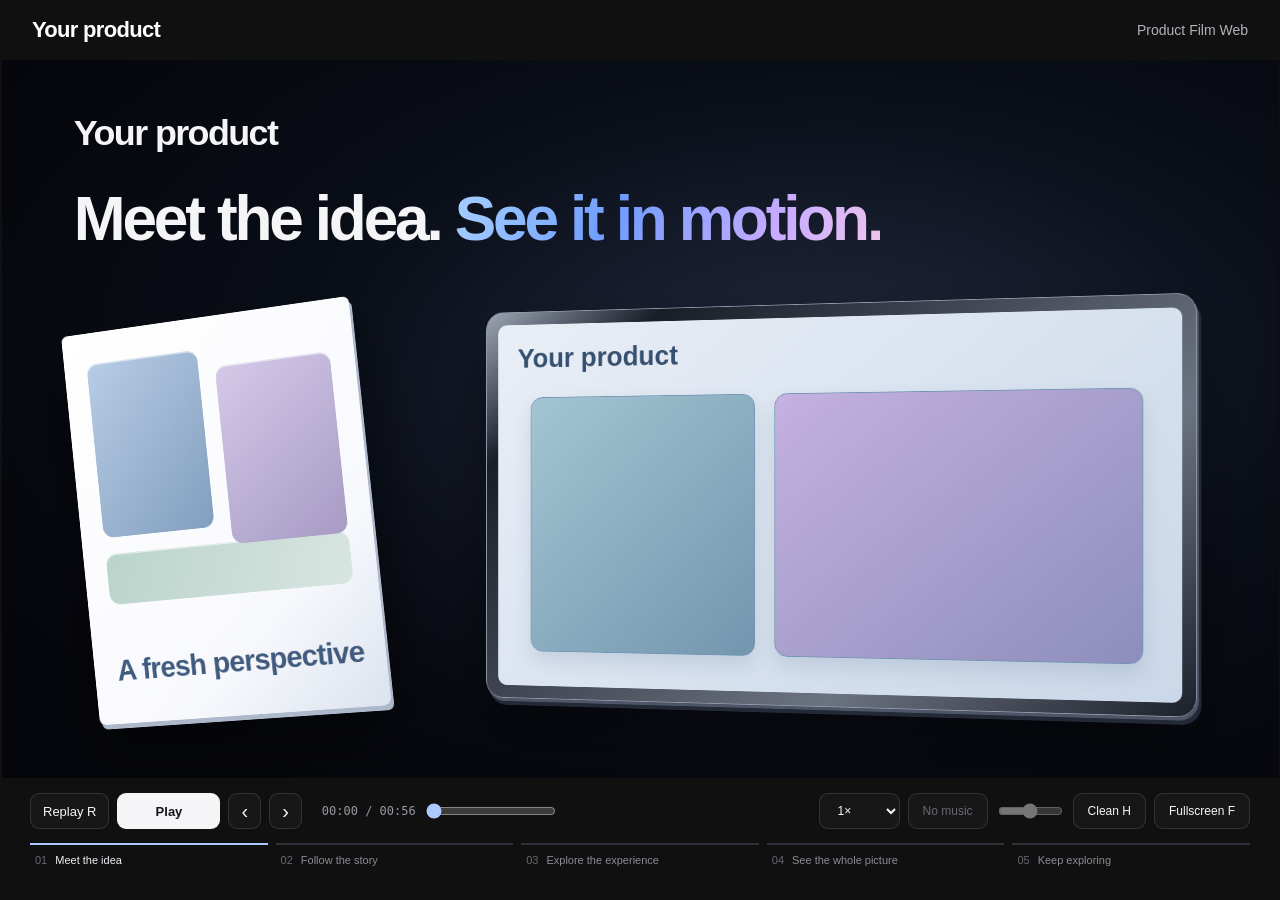
<file: product-film-web-skill/assets/film-starter/index.html>
<!doctype html>
<html lang="en"><head><meta charset="utf-8"><meta name="viewport" content="width=device-width,initial-scale=1"><title>Product Film Web</title><link rel="stylesheet" href="film.css"><link rel="stylesheet" href="launch-theme.css"></head>
<body><header><strong id="brand"></strong><span>Product Film Web</span></header><main id="viewport"><div id="stage" aria-label="Animated product film"></div></main>
<footer><div class="transport"><button id="replay">Replay R</button><button id="play">Play</button><button id="previous" aria-label="Previous scene">‹</button><button id="next" aria-label="Next scene">›</button><span id="time"></span><input id="seek" type="range" min="0" step="0.01" value="0" aria-label="Film progress"><select id="speed" aria-label="Playback speed"><option value="1">1×</option><option value="0.75">0.75×</option><option value="1.25">1.25×</option></select><button id="sound">No music</button><input id="volume" type="range" min="0" max="1" step="0.05" value="0.5" aria-label="Volume"><button id="clean">Clean H</button><button id="fullscreen">Fullscreen F</button></div><nav id="chapters" aria-label="Chapters"></nav></footer>
<audio id="music" preload="metadata"></audio><script src="config.js"></script><script src="film.js"></script></body></html>
</file>
<file: product-film-web-skill/assets/film-starter/film.css>
:root{color-scheme:dark;font-family:Inter,"Microsoft YaHei",system-ui,sans-serif}*{box-sizing:border-box;user-select:none;-webkit-user-select:none;caret-color:transparent}body{margin:0;background:#111216;color:#f5f7fb}header{height:56px;padding:0 30px;display:flex;align-items:center;justify-content:space-between;color:#aebbd0}header strong{color:#fff;font-size:23px}button,select,input{font:inherit}button,select{padding:9px 15px;border-radius:9px;border:1px solid #7e9cbe38;color:#dce7f7;background:#253147;cursor:pointer}button:hover,button.active{background:#43628b;border-color:#9dbfe3}button:focus-visible,input:focus-visible{outline:2px solid #b0d2ff}#viewport{height:calc(100dvh - 174px);position:relative;overflow:hidden}#stage{position:absolute;width:1600px;height:900px;transform-origin:0 0;background:#05080e;overflow:hidden;isolation:isolate}.scene{position:absolute;inset:0;padding:100px;visibility:hidden;opacity:0;background:radial-gradient(ellipse at 65% 40%,#263149,#080c15 65%,#04060b);contain:layout style}.scene.active{visibility:visible}h1,h2,p{margin:0}h1,h2{font-size:78px;line-height:1.2;letter-spacing:-3px;max-width:1400px}p{font-size:30px;line-height:1.5;color:#b1bfd3;margin-top:25px}.accent{color:#b2cbff}.hero-shape{position:absolute;left:750px;top:330px;width:630px;height:380px;padding:38px;border:1px solid #b5c9e575;border-radius:30px;background:linear-gradient(135deg,#516b8d88,#1d283b);box-shadow:7px 10px #172137,0 40px 80px #0009;will-change:transform}.hero-shape strong{display:block;font-size:50px}.mini-layout{display:grid;grid-template-columns:1fr 1.5fr;gap:22px;height:215px;margin-top:28px}.mini-layout i{border:1px solid #8db7e0;border-radius:16px;background:linear-gradient(135deg,#769dbc66,#34496866)}.hero-input{position:absolute;left:110px;top:405px;font-size:44px;color:#acbed9;line-height:1.8}.flow{position:absolute;left:95px;top:390px;display:flex;gap:50px}.node{position:relative;width:242px;min-height:210px;border:1px solid #94aed26b;background:linear-gradient(145deg,#33465f,#172337);border-radius:24px;padding:30px 20px;box-shadow:0 14px 30px #0007;text-align:left;will-change:transform}.node:not(:last-child):after{content:'→';position:absolute;right:-39px;top:82px;color:#99bfe9;font-size:30px}.node strong{display:block;font-size:32px;margin-top:24px}.node span{font-size:30px;color:#91aacd}.node.current{border-color:#cce2ff;background:linear-gradient(140deg,#567eac,#273e60)}.flow-description{position:absolute;left:110px;right:100px;bottom:105px;font-size:43px;color:#c9dfff}.agent{position:absolute;left:300px;top:340px;width:1000px;height:390px;border-radius:24px;padding:35px;background:#f1f2f4;color:#1f2530;box-shadow:7px 12px #65758c,0 35px 70px #0009;transform:perspective(1600px) rotateY(-8deg) rotateX(4deg)}.agent-label{font-size:26px;color:#687789}.prompt{margin-top:45px;min-height:120px;font-size:39px;line-height:1.5}.typing-caret{display:inline-block;width:3px;height:1em;background:#34465f;margin-left:5px;vertical-align:-.12em}.send{position:absolute;right:35px;bottom:35px;width:60px;height:60px;border-radius:50%;background:#304765;color:#fff;display:grid;place-items:center;font-size:35px}.agent-result{position:absolute;left:35px;bottom:35px;font-size:29px;color:#376b5d}.simulated-cursor{position:absolute;width:32px;height:42px;clip-path:polygon(0 0,0 85%,28% 65%,47% 100%,65% 91%,48% 57%,85% 57%);background:#fff;filter:drop-shadow(0 2px 3px #0008);pointer-events:none}.product-frame{position:absolute;left:150px;top:270px;width:1300px;height:560px;border:8px solid #879bb8;border-radius:20px;overflow:hidden;background:#e9eff6;box-shadow:0 30px 60px #0009}.product-frame iframe{width:100%;height:100%;border:0}.placeholder{height:100%;display:grid;grid-template-columns:210px 1fr;background:#e6edf6;color:#35506d;padding:25px;gap:30px}.placeholder aside{border-right:1px solid #b9c9dd;padding-right:22px;display:grid;gap:18px}.placeholder aside i{display:block;border:1px solid #97afce;border-radius:8px;background:#cfdded}.placeholder article{display:grid;place-content:center;text-align:center;gap:18px}.placeholder b{font-size:45px}.placeholder span{font-size:25px}.ending{text-align:center}.ending h2{margin:170px auto 0}.ending p{max-width:1200px;margin:40px auto}.official{display:inline-block;margin-top:70px;font-size:30px;color:#c6daff;text-decoration:none;border:1px solid #91accc70;border-radius:15px;padding:20px 30px}.progress{position:absolute;left:0;bottom:0;height:3px;background:#b3d7ff;width:100%;transform-origin:left}.film-playing #stage,.film-playing #stage *{cursor:none!important}.film-playing .product-frame iframe{pointer-events:none}footer{height:118px;padding:12px 25px}.transport{display:flex;gap:9px;align-items:center;justify-content:center;flex-wrap:wrap}#seek{width:170px}#volume{width:65px}#time{font:13px monospace;color:#b6c7dd}#chapters{display:flex;gap:10px;justify-content:center;margin-top:12px}#chapters button{font-size:13px;padding:6px 13px}.clean header,.clean footer{display:none}.clean #viewport{height:100dvh}@media(max-width:1000px){footer{height:155px}#viewport{height:calc(100dvh - 211px)}button,select{font-size:12px;padding:7px 10px}#seek{width:100px}#chapters{flex-wrap:wrap}.clean #viewport{height:100dvh}}
</file>
<file: product-film-web-skill/assets/film-starter/launch-theme.css>
/* Keynote-style visual theme for Product Film Web. */
:root{--ink:#f5f5f7;--ease:cubic-bezier(.2,.7,.15,1);font-family:"SF Pro Display",Inter,"Segoe UI","Microsoft YaHei",sans-serif}body{background:#101011;color:var(--ink);overflow:hidden}header{height:60px;padding:0 32px;color:#b3b3bb}header strong{font-size:22px;font-weight:650;letter-spacing:-.7px}header>span{font-size:14px}#viewport{height:calc(100dvh - 182px)}#stage{background:#05060b}.scene{background:radial-gradient(ellipse at 65% 40%,#182133,#090d16 46%,#05060b 85%);padding:100px 90px;overflow:hidden}h1,h2{font-size:78px;font-weight:650;line-height:1.2;letter-spacing:-4px}h2 em{font-style:normal;background:linear-gradient(110deg,#a0caff 5%,#6f9cff 38%,#c9acff 76%,#efc6ec);background-clip:text;-webkit-background-clip:text;color:transparent}.scene>p{font-size:31px;color:#aeb5c4;letter-spacing:-.7px;line-height:1.55}.hero h2{position:absolute;left:90px;right:70px;top:153px;white-space:nowrap}.hero:before{content:'';position:absolute;left:330px;top:40px;width:1300px;height:900px;background:radial-gradient(ellipse,#33334d55,transparent 64%);pointer-events:none}.hero:after{content:attr(data-brand);position:absolute;left:90px;top:65px;font-size:45px;letter-spacing:-2px;font-weight:600}.hero-input{display:none}.source-sheet{position:absolute;left:90px;top:320px;width:370px;height:502px;background:linear-gradient(135deg,#fff,#f8f9fd 70%,#dce3ee);border-radius:8px;padding:40px 30px;color:#405b7d;box-shadow:3px 6px #adb8ca,0 40px 75px #0008;transform-origin:center;will-change:transform}.source-sheet>b{position:absolute;left:30px;bottom:46px;font-size:36px;letter-spacing:-1px}.source-sheet-art{height:310px;display:grid;gap:21px;grid-template-columns:1fr 1fr;grid-template-rows:1fr 65px}.source-sheet-art i{border-radius:14px;background:linear-gradient(130deg,#b8cce5,#819fbe);box-shadow:inset 0 2px #fff8}.source-sheet-art i:nth-child(2){background:linear-gradient(140deg,#d4c9e8,#a79bc5);transform:translateY(24px)}.source-sheet-art i:last-child{grid-column:1/-1;background:linear-gradient(110deg,#b9d4cb,#d8e5e0)}.hero-shape{left:580px;top:305px;width:900px;height:506px;border-radius:23px;border:1px solid #929bab;padding:20px;background:linear-gradient(140deg,#9da6b5,#191d28 16%,#6c7380 70%,#1c202b);box-shadow:2px 4px #4d5567,5px 9px #232936,0 40px 80px #0007;overflow:hidden}.hero-shape>strong{position:relative;z-index:2;font-size:35px;padding:20px 23px;color:#d5e3f7}.hero-shape>.mini-layout{position:absolute;inset:16px;height:auto;margin:0;padding:95px 45px 45px;border-radius:12px;gap:25px;background:linear-gradient(140deg,#e9eef6,#cad8e9)}.hero-shape>.mini-layout i{background:linear-gradient(135deg,#a3c5d2,#7396af);border:1px solid #7195b2;box-shadow:0 12px 25px #49648129}.hero-shape>.mini-layout i:last-child{background:linear-gradient(140deg,#c4b1df,#8d8ebc)}.hero-image{position:absolute;inset:15px;width:calc(100% - 30px);height:calc(100% - 30px);object-fit:contain;background:#eaf0f7;border-radius:12px;z-index:3}.workflow h2{font-size:70px;max-width:1380px}.flow{left:70px;top:380px;gap:60px}.node{width:240px;height:290px;padding:22px 24px;border-radius:26px;background:linear-gradient(145deg,#303a4aab,#111722ee);border-color:#8495ae40;box-shadow:0 4px #0008,0 24px 42px #0005,inset 0 1px #ffffff16}.node:not(:last-child):after{top:128px;right:-44px}.node>span{font-size:26px;color:#8999b2}.node>strong{font-size:32px;letter-spacing:-1px;margin-top:15px}.node.current{background:linear-gradient(145deg,#43649a,#1d304e 65%,#152237);border-color:#a5ccff;box-shadow:0 4px #09111f,0 22px 60px #346dce30,inset 0 1px #ffffff80}.node-art{height:125px;padding-top:24px;display:flex;align-items:center;gap:8px;filter:drop-shadow(0 9px 9px #0005)}.node-art i{flex:1;height:66px;background:linear-gradient(135deg,#afc8e8,#688cae);border:1px solid #d2e3f6;border-radius:6px;transform:rotate(-6deg)}.node-art i:nth-child(2){height:88px;background:linear-gradient(135deg,#c3b3df,#8e83b3);transform:translateY(-9px)}.node-art i:nth-child(3){height:58px;background:linear-gradient(135deg,#b2d6cf,#6d9c9a);transform:rotate(7deg)}.flow-description{bottom:95px;font-size:34px;color:#a9bedb}.feature-card{position:absolute;left:calc(110px + var(--i)*475px);top:345px;width:430px;height:390px;padding:27px;border:1px solid #9db7d55c;border-radius:25px;background:linear-gradient(140deg,#33475c,#162236 75%);box-shadow:4px 7px #0f1827,0 30px 55px #0006}.feature-art{height:175px;display:flex;gap:14px;align-items:flex-end;padding:20px 25px 25px}.feature-art i{width:80px;height:95px;border-radius:12px;background:linear-gradient(140deg,#b8d9e5,#7397bd);box-shadow:3px 7px #334f74}.feature-art i:nth-child(2){height:130px;background:linear-gradient(140deg,#d0bdeb,#8c83b2)}.feature-art i:nth-child(3){height:75px;background:linear-gradient(140deg,#b5d8cd,#709a94)}.feature-card h3{font-size:37px;margin:18px 0 0;letter-spacing:-1px}.feature-card p{font-size:27px;margin-top:17px;line-height:1.5;color:#afbed1}.agent{border:1px solid #b0bdce;box-shadow:0 40px 80px #0006,0 0 0 2px #fff,7px 10px #68778d}.product>h2{font-size:66px;position:absolute;left:90px;right:90px;top:45px}.product>p{position:absolute;top:125px;left:90px;font-size:26px}.product-frame{left:151px;top:205px;width:1298px;height:649px;padding:9px;border-radius:22px;border:1px solid #929bab;background:linear-gradient(140deg,#9da6b5,#191d28 16%,#6c7380 70%,#1c202b);box-shadow:2px 4px #4d5567,4px 7px #232936,0 18px 60px #0008}.product-frame iframe,.product-frame>.placeholder,.showcase-image{display:block;width:100%;height:100%;border:0;border-radius:13px;background:#e9eff7}.showcase-image{object-fit:contain}.ending{background:radial-gradient(ellipse at 50% 58%,#182035,#0a0d15 39%,#030406 76%)}.ending .end-brand{position:absolute;left:80px;right:80px;top:92px;font-size:36px;font-weight:600;text-align:center;color:#f4f7fc}.end-brand img{max-width:266px;max-height:55px;object-fit:contain}.ending h2{position:absolute;left:80px;right:80px;top:205px;font-size:82px;margin:0;white-space:nowrap}.ending>p{display:none}.ending-preview{position:absolute;left:525px;top:370px;width:550px;height:309px;border-radius:15px;padding:9px;background:linear-gradient(135deg,#a1aabd,#223047 25%,#8a95ac 70%,#253047);box-shadow:2px 4px #4c5c77,0 35px 65px #0008}.ending-preview img{width:100%;height:100%;object-fit:contain;border-radius:8px;background:#e6edf7}.end-preview-art{height:100%;border-radius:8px;background:#d8e3f1;display:flex;gap:20px;padding:45px;align-items:center}.end-preview-art i{height:140px;flex:1;border-radius:10px;background:#94b5cb}.end-preview-art i:nth-child(2){height:180px;background:#b7abd6}.end-preview-art i:last-child{height:110px;background:#9bc1b1}.official{position:absolute;left:340px;right:340px;bottom:83px;margin:0;min-height:76px;display:flex;align-items:center;justify-content:center;padding:18px 24px;border:1px solid #bdcce22c;border-radius:22px;background:linear-gradient(130deg,#d4e4ff10,#bdc7df05);box-shadow:inset 0 1px #fff1,0 12px 35px #0004;color:#dfe7f7;font-size:30px}.progress{height:2px;background:#b7ceff}button,select{font:inherit;color:inherit;border:1px solid #ffffff20;background:#ffffff08;border-radius:9px;cursor:pointer;padding:9px 14px}button:hover,select:hover{background:#ffffff18}footer{height:122px;padding:15px 30px 0;display:flex;flex-wrap:wrap;justify-content:space-between;align-content:flex-start;gap:14px;font-size:13px}.transport,.options{display:flex;align-items:center;gap:8px;flex-wrap:nowrap;justify-content:flex-start}.transport>button{font-size:20px;height:36px;padding:4px 12px}.transport #play{font-size:13px;background:#f5f5f7;color:#151519;border:0;font-weight:600;min-width:103px}.transport #replay{font-size:13px}.transport #time{font:12px Consolas,monospace;color:#9797a0;margin-left:12px;white-space:nowrap}#seek{width:130px;accent-color:#adc8ff}#volume{width:65px;accent-color:#adc8ff}.options>button,.options>select{height:36px;font-size:12px}.options button:disabled{color:#686872}#chapters{display:flex;width:100%;gap:8px;justify-content:stretch;margin:0}#chapters>button{flex:1;padding:9px 5px;font-size:11px;text-align:left;white-space:nowrap;overflow:hidden;text-overflow:ellipsis;border:0;border-top:2px solid #303038;border-radius:0;color:#8b8b94;background:none}#chapters>button.active{border-top-color:#aac6ff;color:#eeeef4;background:none}#chapters span{margin-right:8px;color:#686872}.clean header,.clean footer{display:none}.clean #viewport{height:100dvh;background:#000}.clean .progress{display:none}@media(max-width:1050px){header{height:52px;padding:0 20px}footer{height:150px;padding:10px 15px 0;gap:10px}#viewport{height:calc(100dvh - 202px)}.options{gap:5px}.options>button,.options>select{padding:5px;font-size:11px}.transport{gap:5px}#seek{width:75px}#chapters>button{font-size:0}#chapters span{font-size:13px}.clean #viewport{height:100dvh}}
.hero-shape>strong{color:#36506f}.product-frame{top:147px;height:738px}.product>p{display:none}.product-frame>.placeholder{display:grid}
@media(max-width:650px){header{padding:0 16px;gap:12px}header strong{font-size:20px}header>span{font-size:11px;white-space:nowrap}footer{height:190px;padding:10px 12px;gap:8px}#viewport{height:calc(100dvh - 242px)}.transport{width:100%;max-width:100%;flex-wrap:wrap;gap:5px}.transport #play{min-width:65px}.transport #time{margin-left:0;font-size:10px}.transport>button{padding:4px 9px}#seek{min-width:30px;width:55px;flex:1}.options{width:100%;justify-content:space-between;gap:4px}.options>button,.options>select{font-size:10px;padding:5px 7px}#volume{width:45px}#chapters{width:100%;gap:5px}.clean #viewport{height:100dvh}}
</file>
